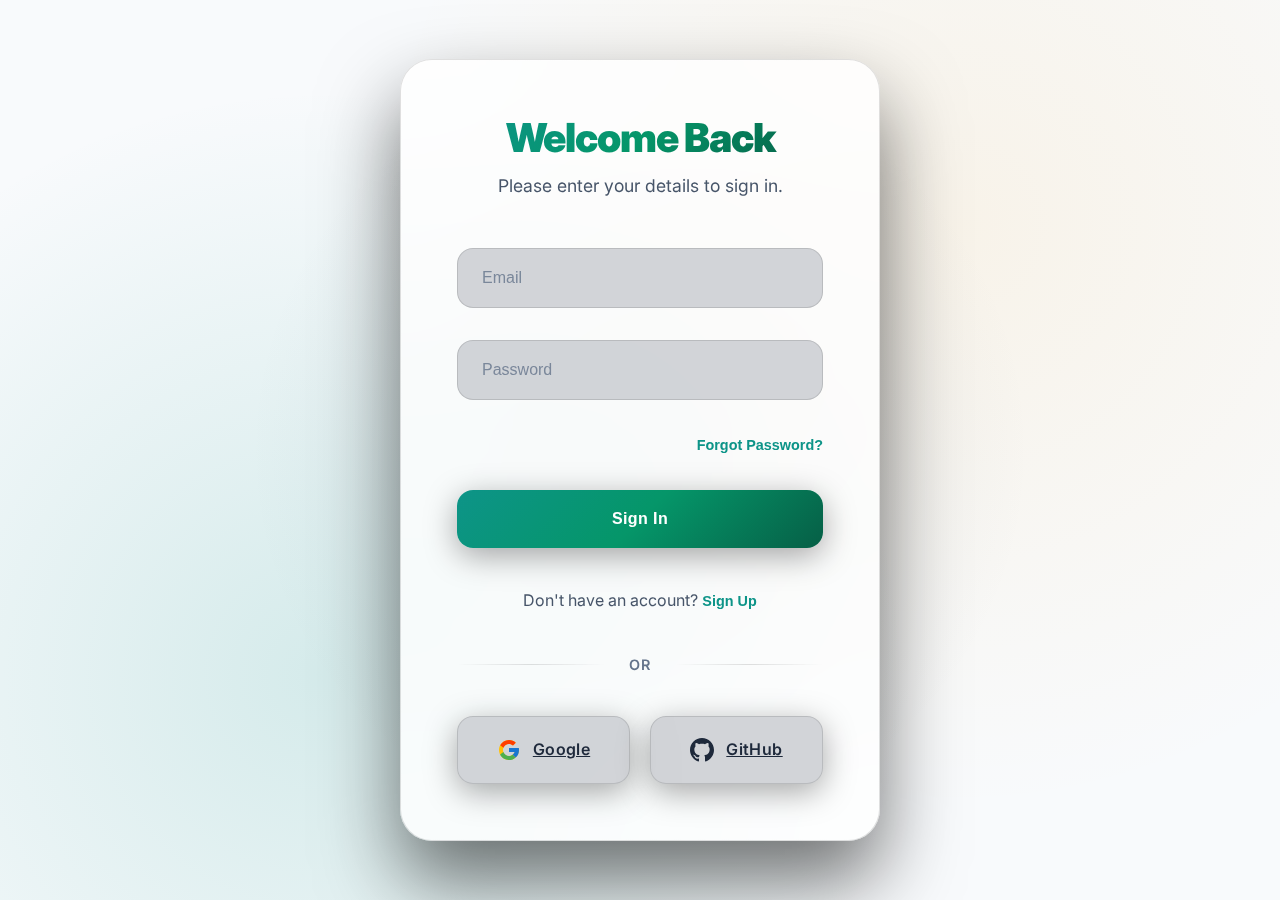
<file: frontend/index.html>
<!DOCTYPE html>
<html lang="en">
<head>
    <meta charset="UTF-8">
    <meta name="viewport" content="width=device-width, initial-scale=1.0">
    <title>Welcome | Auth Service</title>
    <link rel="stylesheet" href="css/style.css">
</head>
<body>
    <div class="floating-shapes">
        <div class="shape"></div><div class="shape"></div><div class="shape"></div><div class="shape"></div><div class="shape"></div>
    </div>

    <div class="card-container">
        <!-- Login View -->
        <div id="login-view">
            <div class="card-header">
                <h1 class="card-title">Welcome Back</h1>
                <p class="card-subtitle">Please enter your details to sign in.</p>
            </div>
            <form id="login-form">
                <div class="input-group">
                    <input type="email" id="login-email" class="input-field" placeholder="Email" required>
                </div>
                <div class="input-group">
                    <input type="password" id="login-password" class="input-field" placeholder="Password" required>
                </div>
                <div class="helper-links">
                    <button type="button" id="forgot-password-btn">Forgot Password?</button>
                </div>
                <p id="login-error" class="message error-msg" style="display: none;"></p>
                <button type="submit" class="btn">
                    <span class="btn-text">Sign In</span>
                    <div class="spinner"></div>
                </button>
            </form>
            <div class="toggle-form">
                Don't have an account? <button id="show-signup-btn">Sign Up</button>
            </div>
        </div>

        <!-- Signup View -->
        <div id="signup-view" style="display: none;">
            <div class="card-header">
                <h1 class="card-title">Create Account</h1>
                <p class="card-subtitle">Get started with a new account.</p>
            </div>
            <form id="signup-form">
                <div class="input-group">
                    <input type="text" id="signup-name" class="input-field" placeholder="Full Name" required>
                </div>
                <div class="input-group">
                    <input type="email" id="signup-email" class="input-field" placeholder="Email" required>
                </div>
                <div class="input-group">
                    <input type="password" id="signup-password" class="input-field" placeholder="Password" required>
                </div>
                <p id="signup-error" class="message error-msg" style="display: none;"></p>
                <button type="submit" class="btn">
                    <span class="btn-text">Sign Up</span>
                    <div class="spinner"></div>
                </button>
            </form>
            <div class="toggle-form">
                Already have an account? <button id="show-login-btn">Sign In</button>
            </div>
        </div>

        <div class="divider">or</div>

        <div class="social-buttons">
            <a href="http://127.0.0.1:8000/auth/login/google" class="btn social-btn">
                <svg xmlns="http://www.w3.org/2000/svg" viewBox="0 0 48 48"><path fill="#FFC107" d="M43.611,20.083H42V20H24v8h11.303c-1.649,4.657-6.08,8-11.303,8c-6.627,0-12-5.373-12-12s5.373-12,12-12c3.059,0,5.842,1.154,7.961,3.039l5.657-5.657C34.046,6.053,29.268,4,24,4C12.955,4,4,12.955,4,24s8.955,20,20,20s20-8.955,20-20C44,22.659,43.862,21.35,43.611,20.083z"></path><path fill="#FF3D00" d="M6.306,14.691l6.571,4.819C14.655,15.108,18.961,12,24,12c3.059,0,5.842,1.154,7.961,3.039l5.657-5.657C34.046,6.053,29.268,4,24,4C16.318,4,9.656,8.337,6.306,14.691z"></path><path fill="#4CAF50" d="M24,44c5.166,0,9.86-1.977,13.409-5.192l-6.19-5.238C29.211,35.091,26.715,36,24,36c-5.202,0-9.619-3.317-11.283-7.946l-6.522,5.025C9.505,39.556,16.227,44,24,44z"></path><path fill="#1976D2" d="M43.611,20.083H42V20H24v8h11.303c-0.792,2.237-2.231,4.166-4.089,5.571l6.19,5.238C42.022,35.241,44,30.038,44,24C44,22.659,43.862,21.35,43.611,20.083z"></path></svg>
                Google
            </a>
            <a href="http://127.0.0.1:8000/auth/login/github" class="btn social-btn">
                <svg xmlns="http://www.w3.org/2000/svg" viewBox="0 0 24 24" fill="currentColor"><path d="M12 0c-6.626 0-12 5.373-12 12 0 5.302 3.438 9.8 8.207 11.387.599.111.793-.261.793-.577v-2.234c-3.338.726-4.033-1.416-4.033-1.416-.546-1.387-1.333-1.756-1.333-1.756-1.089-.745.083-.729.083-.729 1.205.084 1.839 1.237 1.839 1.237 1.07 1.834 2.807 1.304 3.492.997.107-.775.418-1.305.762-1.604-2.665-.305-5.467-1.334-5.467-5.931 0-1.311.469-2.381 1.236-3.221-.124-.303-.535-1.524.117-3.176 0 0 1.008-.322 3.301 1.23.957-.266 1.983-.399 3.003-.404 1.02.005 2.047.138 3.006.404 2.291-1.552 3.297-1.23 3.297-1.23.653 1.653.242 2.874.118 3.176.77.84 1.235 1.91 1.235 3.221 0 4.609-2.807 5.624-5.479 5.921.43.372.823 1.102.823 2.222v3.293c0 .319.192.694.801.576 4.765-1.589 8.199-6.086 8.199-11.386 0-6.627-5.373-12-12-12z"/></svg>
                GitHub
            </a>
        </div>
    </div>
    <script src="js/auth.js"></script>
</body>
</html>
</file>
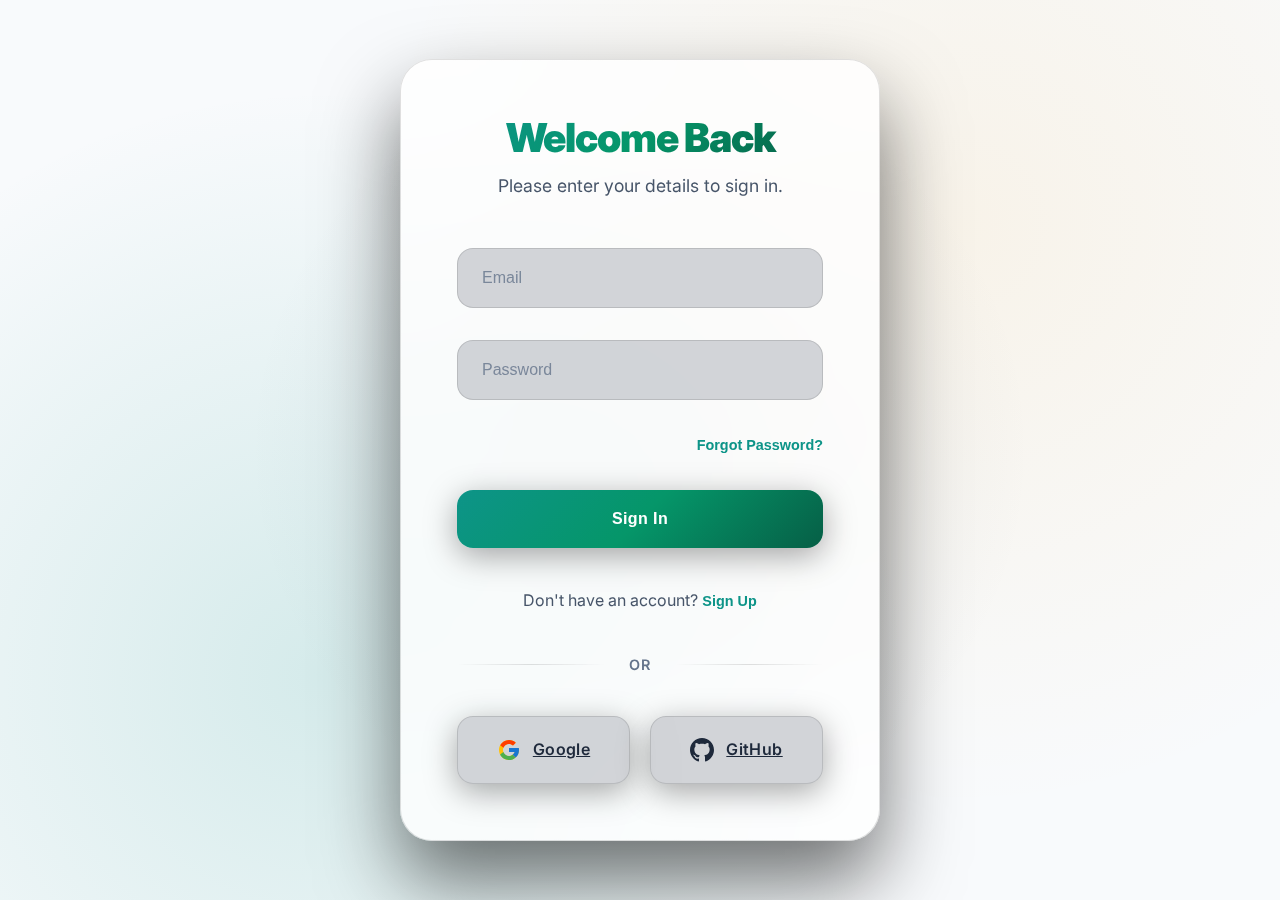
<file: frontend/admin.html>
<!DOCTYPE html>
<html lang="en">
<head>
    <meta charset="UTF-8">
    <meta name="viewport" content="width=device-width, initial-scale=1.0">
    <title>Admin Dashboard</title>
    <link rel="stylesheet" href="css/style.css">
</head>
<body>
    <div class="floating-shapes">
        <div class="shape"></div><div class="shape"></div><div class="shape"></div><div class="shape"></div><div class="shape"></div>
    </div>

    <div class="card-container dashboard-card">
        <div class="card-header">
            <h1 class="card-title">Admin Dashboard</h1>
        </div>
        <a href="/frontend/dashboard.html">&larr; Back to User Dashboard</a>

        <div class="admin-panel">
            <h3>All Users</h3>
            <div id="all-users-container">
                <p>Loading users...</p>
            </div>
        </div>

        <div class="admin-panel">
            <h3>Recent Login Activity</h3>
            <div id="login-history-container">
                <p>Loading login history...</p>
            </div>
        </div>
    </div>
    <script src="js/api.js"></script>
    <script src="js/admin.js"></script>
</body>
</html>
</file>
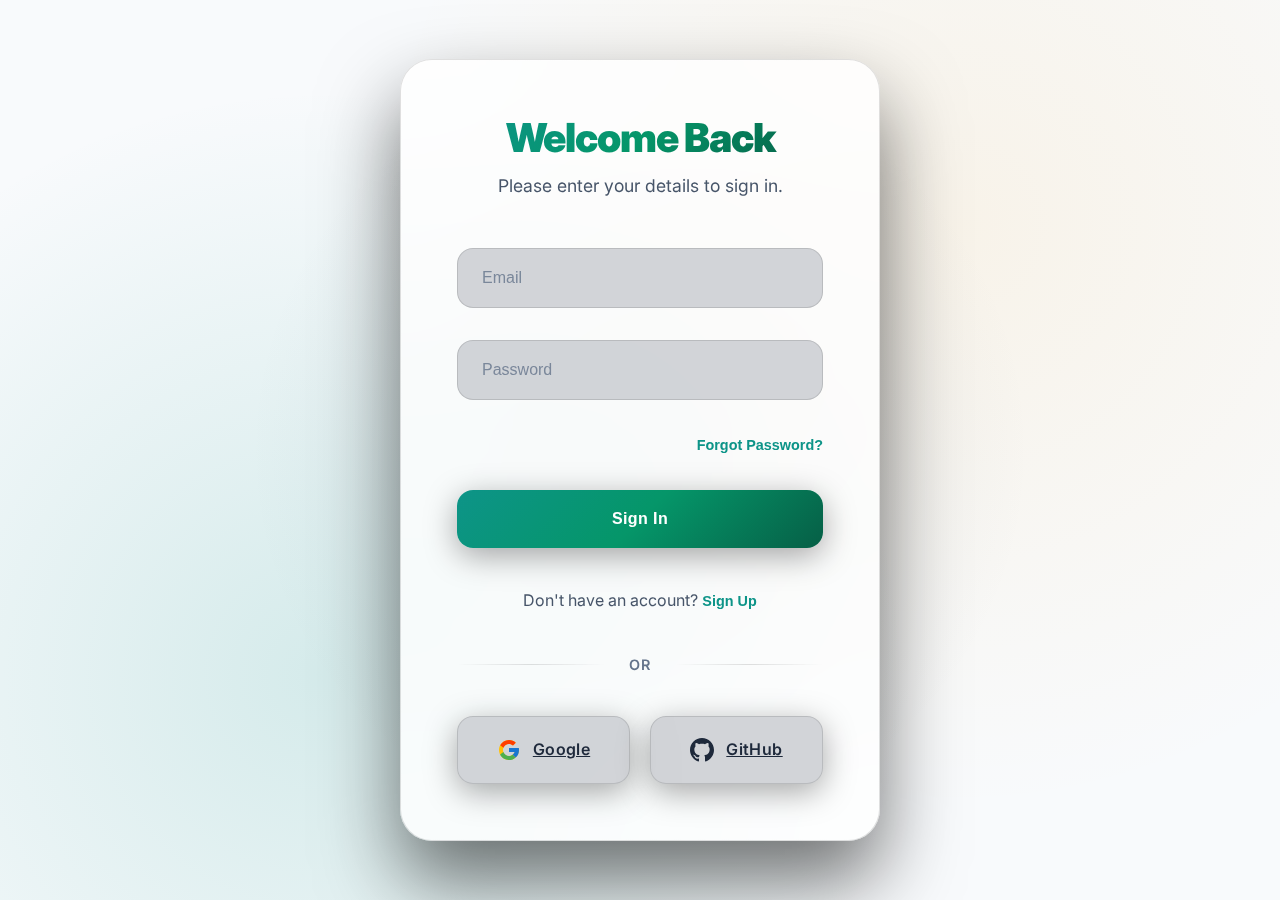
<file: frontend/dashboard.html>
<!DOCTYPE html>
<html lang="en">
<head>
    <meta charset="UTF-8">
    <meta name="viewport" content="width=device-width, initial-scale=1.0">
    <title>Dashboard</title>
    <link rel="stylesheet" href="css/style.css">
</head>
<body>
    <div class="floating-shapes">
        <div class="shape"></div><div class="shape"></div><div class="shape"></div><div class="shape"></div><div class="shape"></div>
    </div>

    <div class="card-container dashboard-card">
        <div class="card-header">
            <h1 class="card-title">Dashboard</h1>
            <p class="card-subtitle">Welcome to your secure area.</p>
        </div>
        
        <div id="user-info-container">
            <!-- User details will be rendered here by JS -->
        </div>

        <div id="admin-panel" style="display: none;">
            <!-- Admin link will be rendered here by JS -->
        </div>
        
        <button id="logout-btn" class="btn" style="background: var(--secondary); margin-top: 2rem;">Logout</button>
    </div>
    
    <script src="js/api.js"></script>
    <script src="js/dashboard.js"></script>
</body>
</html>
</file>
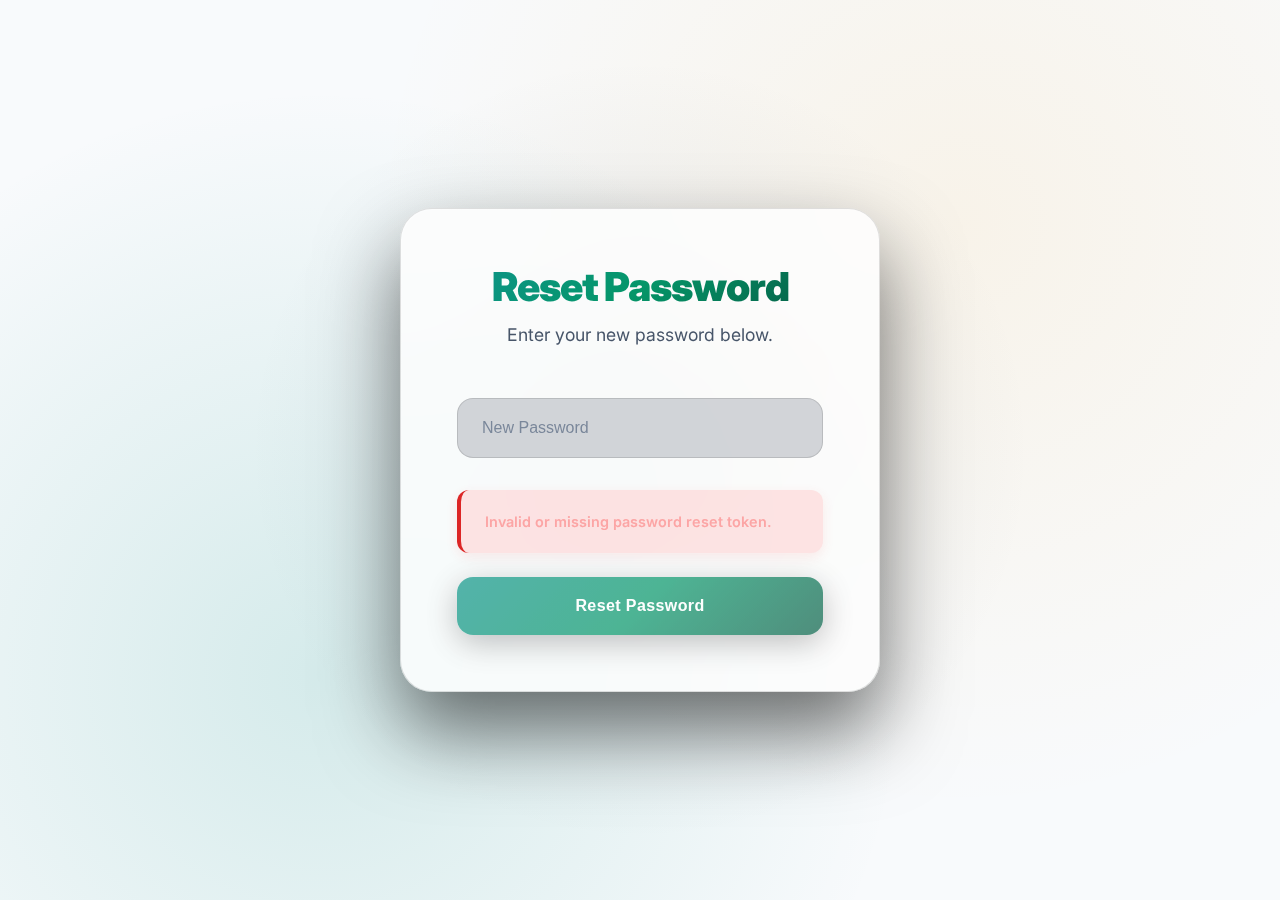
<file: frontend/reset-password.html>
<!DOCTYPE html>
<html lang="en">
<head>
    <meta charset="UTF-8">
    <meta name="viewport" content="width=device-width, initial-scale=1.0">
    <title>Reset Password</title>
    <link rel="stylesheet" href="css/style.css">
</head>
<body>
    <div class="floating-shapes">
        <div class="shape"></div><div class="shape"></div><div class="shape"></div><div class="shape"></div><div class="shape"></div>
    </div>

    <div class="card-container">
        <div class="card-header">
            <h1 class="card-title">Reset Password</h1>
            <p class="card-subtitle">Enter your new password below.</p>
        </div>
        <form id="reset-form">
            <div class="input-group">
                <input type="password" id="new-password" class="input-field" placeholder="New Password" required>
            </div>
            <p id="reset-error" class="message error-msg" style="display: none;"></p>
            <p id="reset-success" class="message success-msg" style="display: none;"></p>
            <button type="submit" class="btn">
                <span class="btn-text">Reset Password</span>
                <div class="spinner"></div>
            </button>
        </form>
    </div>
    <script>
        document.addEventListener('DOMContentLoaded', () => {
            const resetForm = document.getElementById('reset-form');
            const errorEl = document.getElementById('reset-error');
            const successEl = document.getElementById('reset-success');
            const button = resetForm.querySelector('.btn');
            
            const params = new URLSearchParams(window.location.search);
            const token = params.get('token');

            if (!token) {
                errorEl.textContent = "Invalid or missing password reset token.";
                errorEl.style.display = 'block';
                button.disabled = true;
            }

            resetForm.addEventListener('submit', async (e) => {
                e.preventDefault();
                errorEl.style.display = 'none';
                successEl.style.display = 'none';
                button.classList.add('loading');
                button.disabled = true;

                const newPassword = document.getElementById('new-password').value;

                try {
                    const response = await fetch(`http://127.0.0.1:8000/auth/reset-password?token=${token}&new_password=${encodeURIComponent(newPassword)}`, {
                        method: 'POST'
                    });

                    if (response.ok) {
                        successEl.textContent = "Password reset successfully! You can now log in.";
                        successEl.style.display = 'block';
                    } else {
                        const error = await response.json();
                        errorEl.textContent = error.detail || 'Failed to reset password.';
                        errorEl.style.display = 'block';
                    }
                } catch (error) {
                    errorEl.textContent = 'Could not connect to the server.';
                    errorEl.style.display = 'block';
                } finally {
                    button.classList.remove('loading');
                }
            });
        });
    </script>
</body>
</html>
</file>
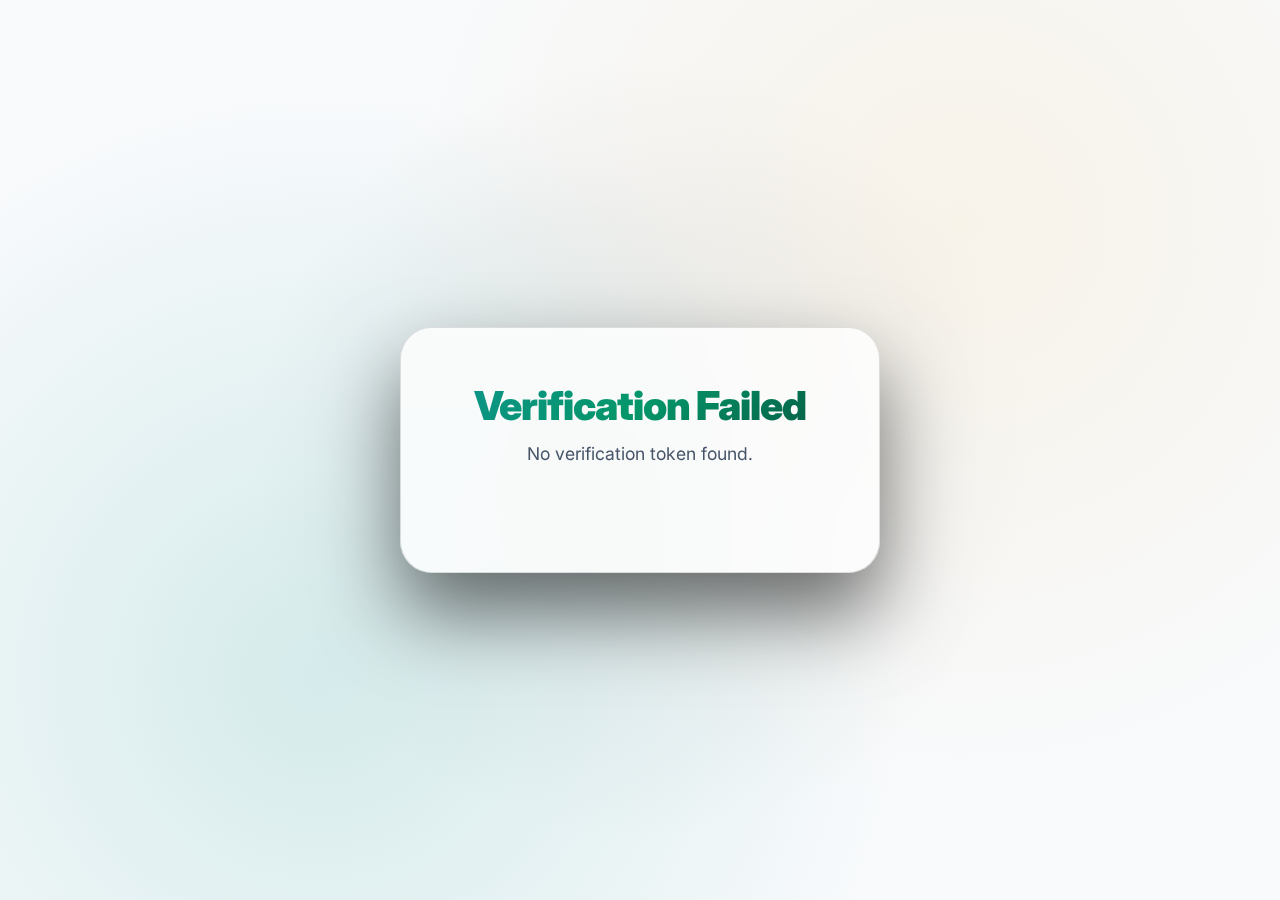
<file: frontend/verify.html>
<!DOCTYPE html>
<html lang="en">
<head>
    <meta charset="UTF-8">
    <meta name="viewport" content="width=device-width, initial-scale=1.0">
    <title>Email Verification</title>
    <link rel="stylesheet" href="css/style.css">
</head>
<body>
    <div class="floating-shapes">
        <div class="shape"></div><div class="shape"></div><div class="shape"></div><div class="shape"></div><div class="shape"></div>
    </div>

    <div class="card-container">
        <div class="card-header">
            <h1 id="verification-title" class="card-title">Verifying...</h1>
            <p id="verification-message" class="card-subtitle"></p>
        </div>
        <a href="/frontend/index.html" class="btn" style="display: none;" id="login-link">Go to Login</a>
    </div>
    <script>
        document.addEventListener('DOMContentLoaded', async () => {
            const params = new URLSearchParams(window.location.search);
            const token = params.get('token');
            const titleEl = document.getElementById('verification-title');
            const messageEl = document.getElementById('verification-message');
            const loginLink = document.getElementById('login-link');

            if (!token) {
                titleEl.textContent = 'Verification Failed';
                messageEl.textContent = 'No verification token found.';
                return;
            }

            try {
                const response = await fetch(`http://127.0.0.1:8000/auth/verify-email?token=${token}`, {
                    method: 'POST'
                });

                if (response.ok) {
                    titleEl.textContent = 'Success!';
                    messageEl.textContent = 'Your email has been verified. You can now log in.';
                    loginLink.style.display = 'flex';
                } else {
                    const error = await response.json();
                    titleEl.textContent = 'Verification Failed';
                    messageEl.textContent = error.detail || 'An unknown error occurred.';
                }
            } catch (error) {
                titleEl.textContent = 'Verification Failed';
                messageEl.textContent = 'Could not connect to the server.';
            }
        });
    </script>
</body>
</html>
</file>
<file: frontend/css/style.css>
@import url('https://fonts.googleapis.com/css2?family=Inter:wght@300;400;500;600;700;800;900&display=swap');

:root {
    /* Professional Emerald & Gold Color Scheme */
    --primary: linear-gradient(135deg, #0d9488 0%, #059669 50%, #065f46 100%);
    --primary-solid: #0d9488;
    --primary-hover: #0f766e;
    --primary-light: rgba(13, 148, 136, 0.15);
    --accent: linear-gradient(135deg, #f59e0b 0%, #d97706 50%, #92400e 100%);
    --accent-solid: #f59e0b;
    --secondary: #64748b;
    --background: #0f172a;
    --background-pattern: radial-gradient(circle at 25% 75%, rgba(13, 148, 136, 0.15) 0%, transparent 50%),
                          radial-gradient(circle at 75% 25%, rgba(245, 158, 11, 0.08) 0%, transparent 50%),
                          radial-gradient(circle at 50% 50%, rgba(51, 65, 85, 0.1) 0%, transparent 50%);
    --surface: rgba(30, 41, 59, 0.85);
    --surface-hover: rgba(30, 41, 59, 0.95);
    --surface-blur: rgba(30, 41, 59, 0.2);
    --text: #f1f5f9;
    --text-muted: #cbd5e1;
    --text-light: #94a3b8;
    --border: rgba(148, 163, 184, 0.15);
    --border-hover: rgba(148, 163, 184, 0.25);
    --danger: #dc2626;
    --success: #059669;
    --warning: #d97706;
    --glow: rgba(13, 148, 136, 0.4);
    --glow-intense: rgba(13, 148, 136, 0.6);
    --shadow-sm: 0 2px 4px rgba(0, 0, 0, 0.15);
    --shadow-md: 0 8px 32px rgba(0, 0, 0, 0.35);
    --shadow-lg: 0 25px 60px rgba(0, 0, 0, 0.45);
    --shadow-xl: 0 40px 80px rgba(0, 0, 0, 0.55);
}

* {
    margin: 0;
    padding: 0;
    box-sizing: border-box;
}

*::before,
*::after {
    box-sizing: border-box;
}

body {
    font-family: 'Inter', -apple-system, BlinkMacSystemFont, sans-serif;
    min-height: 100vh;
    background: var(--background);
    background-image: var(--background-pattern);
    color: var(--text);
    display: flex;
    justify-content: center;
    align-items: center;
    overflow-x: hidden;
    position: relative;
    line-height: 1.6;
    -webkit-font-smoothing: antialiased;
    -moz-osx-font-smoothing: grayscale;
}

/* Enhanced animated background */
.floating-shapes {
    position: fixed;
    top: 0;
    left: 0;
    width: 100%;
    height: 100%;
    overflow: hidden;
    z-index: -1;
    pointer-events: none;
}

.shape {
    position: absolute;
    border-radius: 50%;
    background: linear-gradient(45deg, 
        rgba(255, 255, 255, 0.08), 
        rgba(255, 255, 255, 0.02)
    );
    backdrop-filter: blur(2px);
    animation: float 25s infinite linear;
    opacity: 0;
}

.shape:nth-child(1) { 
    width: 80px; 
    height: 80px; 
    left: 10%; 
    animation-duration: 28s; 
    background: linear-gradient(45deg, rgba(102, 126, 234, 0.1), transparent);
}
.shape:nth-child(2) { 
    width: 120px; 
    height: 120px; 
    left: 70%; 
    animation-duration: 35s; 
    animation-delay: 5s; 
    background: linear-gradient(45deg, rgba(255, 119, 198, 0.08), transparent);
}
.shape:nth-child(3) { 
    width: 60px; 
    height: 60px; 
    left: 40%; 
    animation-duration: 42s; 
    animation-delay: 10s; 
    background: linear-gradient(45deg, rgba(120, 219, 226, 0.06), transparent);
}
.shape:nth-child(4) { 
    width: 100px; 
    height: 100px; 
    left: 85%; 
    animation-duration: 32s; 
    animation-delay: 15s; 
    background: linear-gradient(45deg, rgba(147, 51, 234, 0.08), transparent);
}
.shape:nth-child(5) { 
    width: 140px; 
    height: 140px; 
    left: 20%; 
    animation-duration: 48s; 
    animation-delay: 20s; 
    background: linear-gradient(45deg, rgba(34, 197, 94, 0.06), transparent);
}
.shape:nth-child(6) { 
    width: 90px; 
    height: 90px; 
    left: 60%; 
    animation-duration: 38s; 
    animation-delay: 25s; 
    background: linear-gradient(45deg, rgba(245, 158, 11, 0.07), transparent);
}

@keyframes float {
    0% { 
        transform: translateY(100vh) rotate(0deg) scale(0.8); 
        opacity: 0; 
    }
    10% { 
        opacity: 0.8; 
        transform: translateY(90vh) rotate(45deg) scale(0.9); 
    }
    50% { 
        opacity: 1; 
        transform: translateY(50vh) rotate(180deg) scale(1.1); 
    }
    90% { 
        opacity: 0.6; 
        transform: translateY(10vh) rotate(315deg) scale(0.9); 
    }
    100% { 
        transform: translateY(-10vh) rotate(360deg) scale(0.8); 
        opacity: 0; 
    }
}

/* Enhanced glassmorphism container */
.card-container {
    background: var(--surface);
    backdrop-filter: blur(60px);
    -webkit-backdrop-filter: blur(60px);
    border: 1px solid var(--border);
    padding: 3.5rem;
    border-radius: 32px;
    width: 100%;
    max-width: 480px;
    box-shadow: var(--shadow-xl);
    animation: containerEnter 1.2s cubic-bezier(0.175, 0.885, 0.32, 1.2);
    z-index: 10;
    position: relative;
    transition: all 0.4s cubic-bezier(0.4, 0, 0.2, 1);
}

.card-container::before {
    content: '';
    position: absolute;
    inset: 0;
    border-radius: 32px;
    padding: 1px;
    background: linear-gradient(135deg, rgba(255, 255, 255, 0.2), transparent, rgba(255, 255, 255, 0.1));
    -webkit-mask: linear-gradient(#fff 0 0) content-box, linear-gradient(#fff 0 0);
    -webkit-mask-composite: xor;
    mask: linear-gradient(#fff 0 0) content-box, linear-gradient(#fff 0 0);
    mask-composite: exclude;
    pointer-events: none;
}

.card-container:hover {
    transform: translateY(-4px);
    box-shadow: var(--shadow-xl), 0 0 40px var(--glow);
    border-color: var(--border-hover);
}

@keyframes containerEnter {
    from { 
        opacity: 0; 
        transform: translateY(60px) scale(0.85); 
        filter: blur(10px);
    }
    50% {
        transform: translateY(-10px) scale(1.02);
    }
    to { 
        opacity: 1; 
        transform: translateY(0) scale(1); 
        filter: blur(0);
    }
}

/* Enhanced header styling */
.card-header { 
    text-align: center; 
    margin-bottom: 3rem; 
    position: relative;
}

.card-title {
    font-size: 2.5rem;
    font-weight: 900;
    background: var(--primary);
    -webkit-background-clip: text;
    background-clip: text;
    -webkit-text-fill-color: transparent;
    margin-bottom: 0.75rem;
    letter-spacing: -0.025em;
    line-height: 1.1;
    animation: titleGlow 3s ease-in-out infinite alternate;
}

@keyframes titleGlow {
    0% { filter: drop-shadow(0 0 8px rgba(102, 126, 234, 0.3)); }
    100% { filter: drop-shadow(0 0 20px rgba(102, 126, 234, 0.6)); }
}

.card-subtitle { 
    color: var(--text-muted); 
    font-size: 1.1rem; 
    font-weight: 400;
    margin-bottom: 0.5rem;
}

/* Enhanced form styling */
.input-group { 
    margin-bottom: 2rem; 
    position: relative;
}

.input-field {
    width: 100%;
    padding: 1.25rem 1.5rem;
    border: 1.5px solid var(--border);
    border-radius: 16px;
    font-size: 1rem;
    font-weight: 500;
    background: var(--surface-blur);
    backdrop-filter: blur(20px);
    color: var(--text);
    transition: all 0.3s cubic-bezier(0.4, 0, 0.2, 1);
    position: relative;
}

.input-field::placeholder { 
    color: var(--text-light); 
    font-weight: 400;
    opacity: 0.8; 
}

.input-field:focus {
    outline: none;
    border-color: var(--primary-solid);
    background: rgba(31, 41, 55, 0.2);
    box-shadow: 0 0 0 4px var(--glow), var(--shadow-md);
    transform: translateY(-2px);
}

.input-field:hover:not(:focus) {
    border-color: var(--border-hover);
    transform: translateY(-1px);
}

/* Enhanced button styling */
.btn {
    width: 100%;
    padding: 1.25rem 2rem;
    border: none;
    border-radius: 16px;
    color: white;
    background: var(--primary);
    font-size: 1rem;
    font-weight: 700;
    cursor: pointer;
    display: flex;
    justify-content: center;
    align-items: center;
    gap: 0.75rem;
    transition: all 0.3s cubic-bezier(0.4, 0, 0.2, 1);
    box-shadow: var(--shadow-md);
    position: relative;
    overflow: hidden;
    letter-spacing: 0.025em;
}

.btn::before {
    content: '';
    position: absolute;
    inset: 0;
    background: linear-gradient(45deg, transparent, rgba(255, 255, 255, 0.1), transparent);
    transform: translateX(-100%);
    transition: transform 0.6s;
}

.btn:hover {
    transform: translateY(-3px);
    box-shadow: var(--shadow-lg), 0 0 30px var(--glow-intense);
}

.btn:hover::before {
    transform: translateX(100%);
}

.btn:active { 
    transform: translateY(-1px); 
    transition-duration: 0.1s;
}

.btn:disabled {
    opacity: 0.7;
    cursor: not-allowed;
    transform: none;
}

.spinner { 
    display: none; 
    width: 22px; 
    height: 22px; 
    border: 2.5px solid rgba(255, 255, 255, 0.3); 
    border-top-color: white; 
    border-radius: 50%; 
    animation: spin 1s linear infinite; 
}

.btn.loading .spinner { display: block; }
.btn.loading .btn-text { display: none; }

/* Enhanced social buttons */
.social-buttons { 
    display: grid; 
    grid-template-columns: 1fr 1fr; 
    gap: 1.25rem; 
}

.social-btn { 
    background: var(--surface-blur); 
    color: var(--text); 
    border: 1.5px solid var(--border);
    backdrop-filter: blur(20px);
    font-weight: 600;
}

.social-btn:hover { 
    background: var(--surface-hover); 
    border-color: var(--border-hover);
    color: var(--text);
}

.social-btn svg { 
    width: 24px; 
    height: 24px; 
    transition: transform 0.3s ease;
}

.social-btn:hover svg {
    transform: scale(1.1);
}

/* Enhanced divider */
.divider { 
    display: flex; 
    align-items: center; 
    color: var(--text-light); 
    margin: 2.5rem 0; 
    font-size: 0.9rem; 
    font-weight: 600;
    text-transform: uppercase;
    letter-spacing: 0.1em;
}

.divider::before, .divider::after { 
    content: ''; 
    flex: 1; 
    height: 1px; 
    background: linear-gradient(90deg, transparent, var(--border), transparent);
}

.divider:not(:empty)::before { margin-right: 1.5rem; }
.divider:not(:empty)::after { margin-left: 1.5rem; }

/* Enhanced helper links */
.helper-links { 
    text-align: right; 
    margin-bottom: 2rem; 
}

.helper-links button, .toggle-form button {
    background: none;
    border: none;
    color: var(--primary-solid);
    font-size: 0.9rem;
    font-weight: 600;
    cursor: pointer;
    transition: all 0.3s ease;
    text-decoration: none;
    position: relative;
}

.helper-links button::after, .toggle-form button::after {
    content: '';
    position: absolute;
    bottom: -2px;
    left: 0;
    width: 0;
    height: 2px;
    background: var(--primary-solid);
    transition: width 0.3s ease;
}

.helper-links button:hover::after, .toggle-form button:hover::after {
    width: 100%;
}

.helper-links button:hover, .toggle-form button:hover { 
    color: var(--primary-hover); 
}

.toggle-form { 
    margin-top: 2.5rem; 
    text-align: center; 
    font-size: 1rem; 
    color: var(--text-muted); 
}

/* Enhanced messages */
.message { 
    font-size: 0.9rem; 
    font-weight: 600; 
    text-align: left; 
    margin-top: 1rem; 
    margin-bottom: 1.5rem; 
    padding: 1.25rem 1.5rem; 
    border-radius: 12px; 
    border-left-width: 4px;
    border-left-style: solid;
    backdrop-filter: blur(20px);
    animation: messageSlide 0.4s ease-out;
}

@keyframes messageSlide {
    from { 
        opacity: 0; 
        transform: translateX(-20px); 
    }
    to { 
        opacity: 1; 
        transform: translateX(0); 
    }
}

.error-msg { 
    color: #fca5a5;
    background: rgba(239, 68, 68, 0.15); 
    border-color: var(--danger);
    box-shadow: 0 4px 12px rgba(239, 68, 68, 0.1);
}

.success-msg { 
    color: #86efac;
    background: rgba(34, 197, 94, 0.15); 
    border-color: var(--success);
    box-shadow: 0 4px 12px rgba(34, 197, 94, 0.1);
}

.warning-msg {
    color: #fcd34d;
    background: rgba(245, 158, 11, 0.15);
    border-color: var(--warning);
    box-shadow: 0 4px 12px rgba(245, 158, 11, 0.1);
}

/* Enhanced dashboard & admin styles */
.dashboard-card { 
    max-width: 1000px; 
    padding: 4rem;
}

.dashboard-card a { 
    text-decoration: none; 
    color: var(--primary-solid); 
    display: block; 
    margin-bottom: 2.5rem; 
    font-weight: 700;
    font-size: 1.1rem;
    transition: all 0.3s ease;
}

.dashboard-card a:hover {
    color: var(--primary-hover);
    transform: translateX(8px);
}

.admin-panel { 
    margin-top: 2.5rem; 
    text-align: left; 
}

.admin-panel h3 { 
    border-bottom: 2px solid var(--border); 
    padding-bottom: 1rem; 
    margin-bottom: 1.5rem;
    font-size: 1.25rem;
    font-weight: 700;
    color: var(--text);
}

.user-info p { 
    background: var(--surface-blur); 
    backdrop-filter: blur(20px);
    padding: 1.25rem; 
    border-radius: 12px; 
    border-left: 4px solid var(--primary-solid); 
    text-align: left; 
    word-break: break-all; 
    margin-bottom: 1rem;
    font-family: 'JetBrains Mono', 'Courier New', monospace;
    font-size: 0.9rem;
    transition: all 0.3s ease;
}

.user-info p:hover {
    background: var(--surface-hover);
    transform: translateX(4px);
}

@keyframes spin { 
    to { transform: rotate(360deg); } 
}

/* Enhanced responsive design */
@media (max-width: 640px) {
    body { 
        align-items: flex-start; 
        padding: 1rem; 
        min-height: 100vh;
    }
    
    .card-container { 
        margin: 0; 
        padding: 2.5rem; 
        max-width: 100%;
        border-radius: 24px;
    }
    
    .card-title { 
        font-size: 2rem; 
    }
    
    .social-buttons { 
        grid-template-columns: 1fr; 
        gap: 1rem;
    }
    
    .dashboard-card {
        padding: 2.5rem;
    }
    
    .shape {
        display: none; /* Hide floating shapes on mobile for better performance */
    }
}

@media (max-width: 480px) {
    .card-container {
        padding: 2rem;
        border-radius: 20px;
    }
    
    .card-title {
        font-size: 1.75rem;
    }
    
    .btn {
        padding: 1rem 1.5rem;
        font-size: 0.95rem;
    }
    
    .input-field {
        padding: 1rem 1.25rem;
        font-size: 0.95rem;
    }
}

/* High contrast mode support */
@media (prefers-contrast: high) {
    :root {
        --border: rgba(255, 255, 255, 0.3);
        --surface: rgba(31, 41, 55, 0.95);
        --text-light: #e2e8f0;
    }
}

/* Reduced motion support */
@media (prefers-reduced-motion: reduce) {
    *,
    *::before,
    *::after {
        animation-duration: 0.01ms !important;
        animation-iteration-count: 1 !important;
        transition-duration: 0.01ms !important;
    }
    
    .shape {
        display: none;
    }
}

/* Dark mode is default, but support for light mode if needed */
@media (prefers-color-scheme: light) {
    :root {
        --background: #f8fafc;
        --surface: rgba(255, 255, 255, 0.8);
        --surface-hover: rgba(255, 255, 255, 0.9);
        --text: #1e293b;
        --text-muted: #475569;
        --text-light: #64748b;
        --border: rgba(0, 0, 0, 0.12);
    }
}

/* Print styles */
@media print {
    .floating-shapes,
    .shape {
        display: none;
    }
    
    .card-container {
        box-shadow: none;
        border: 1px solid #ccc;
    }
}
</file>
